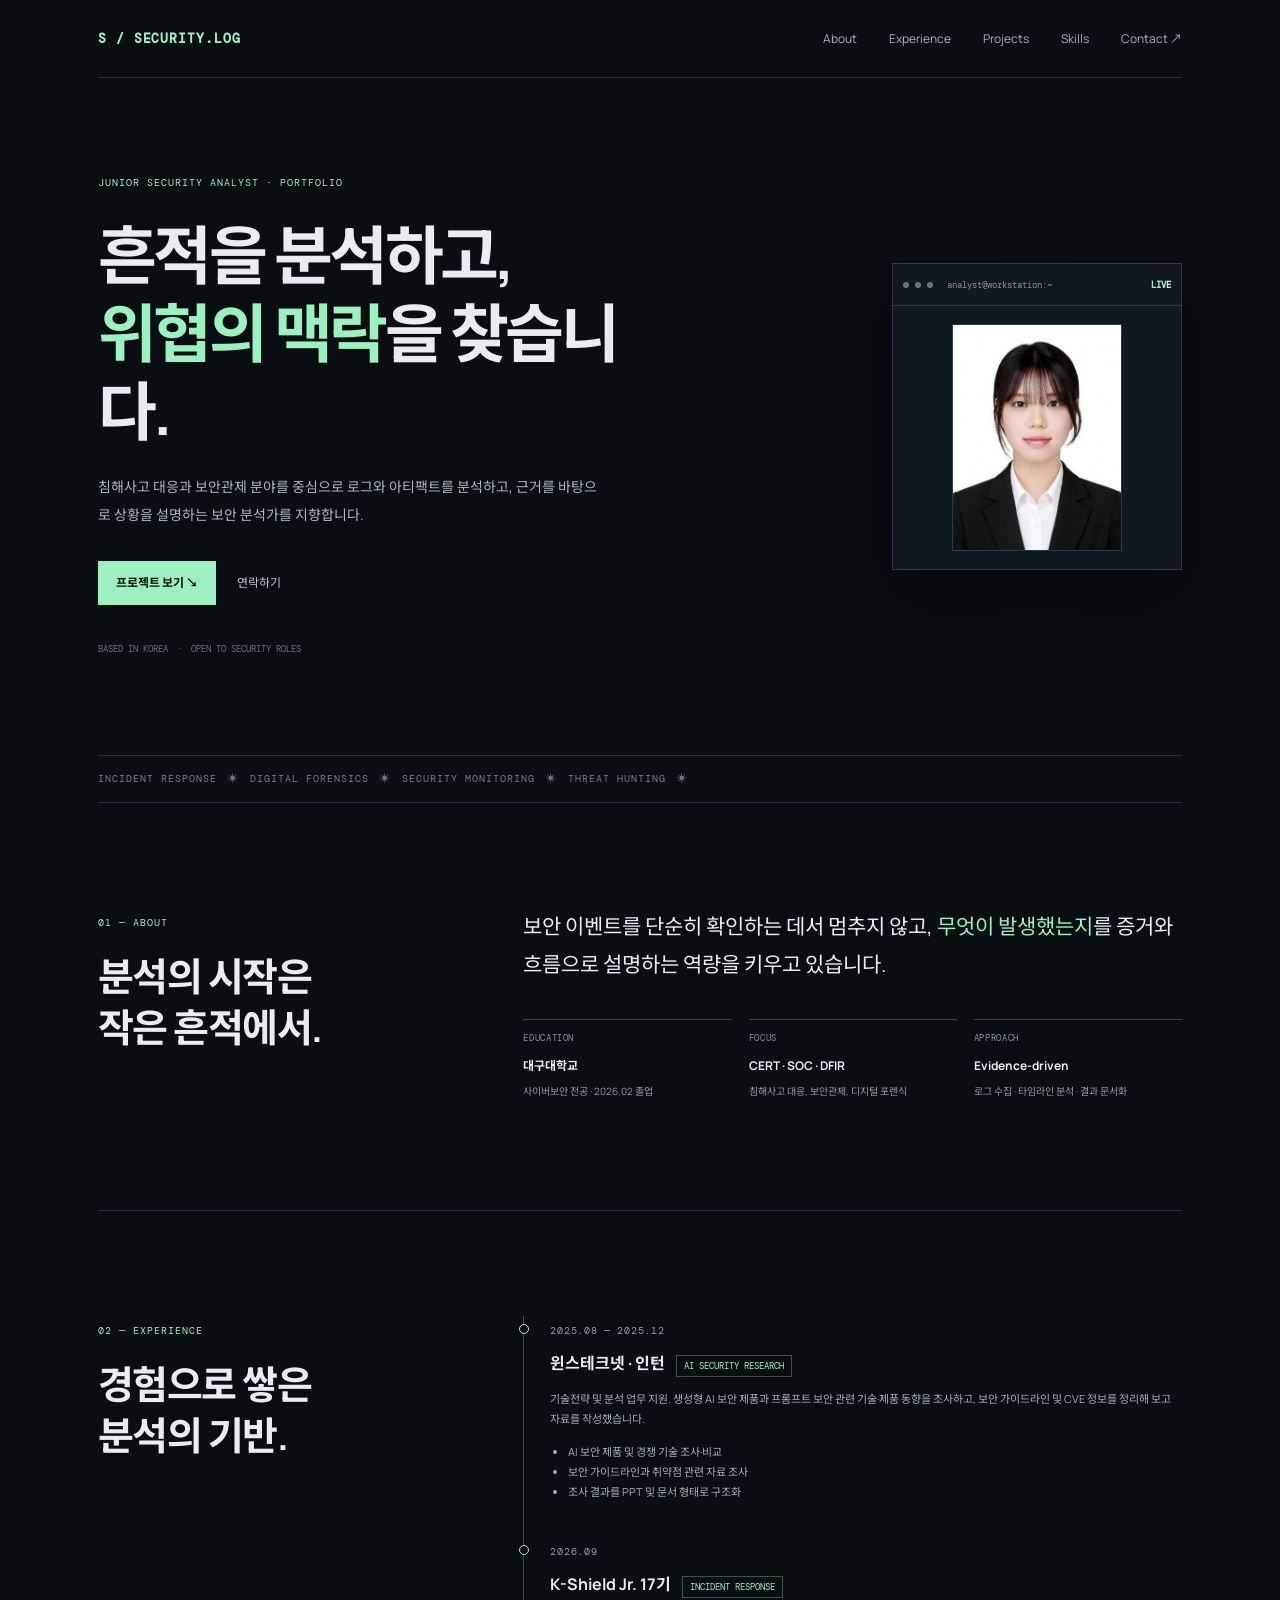
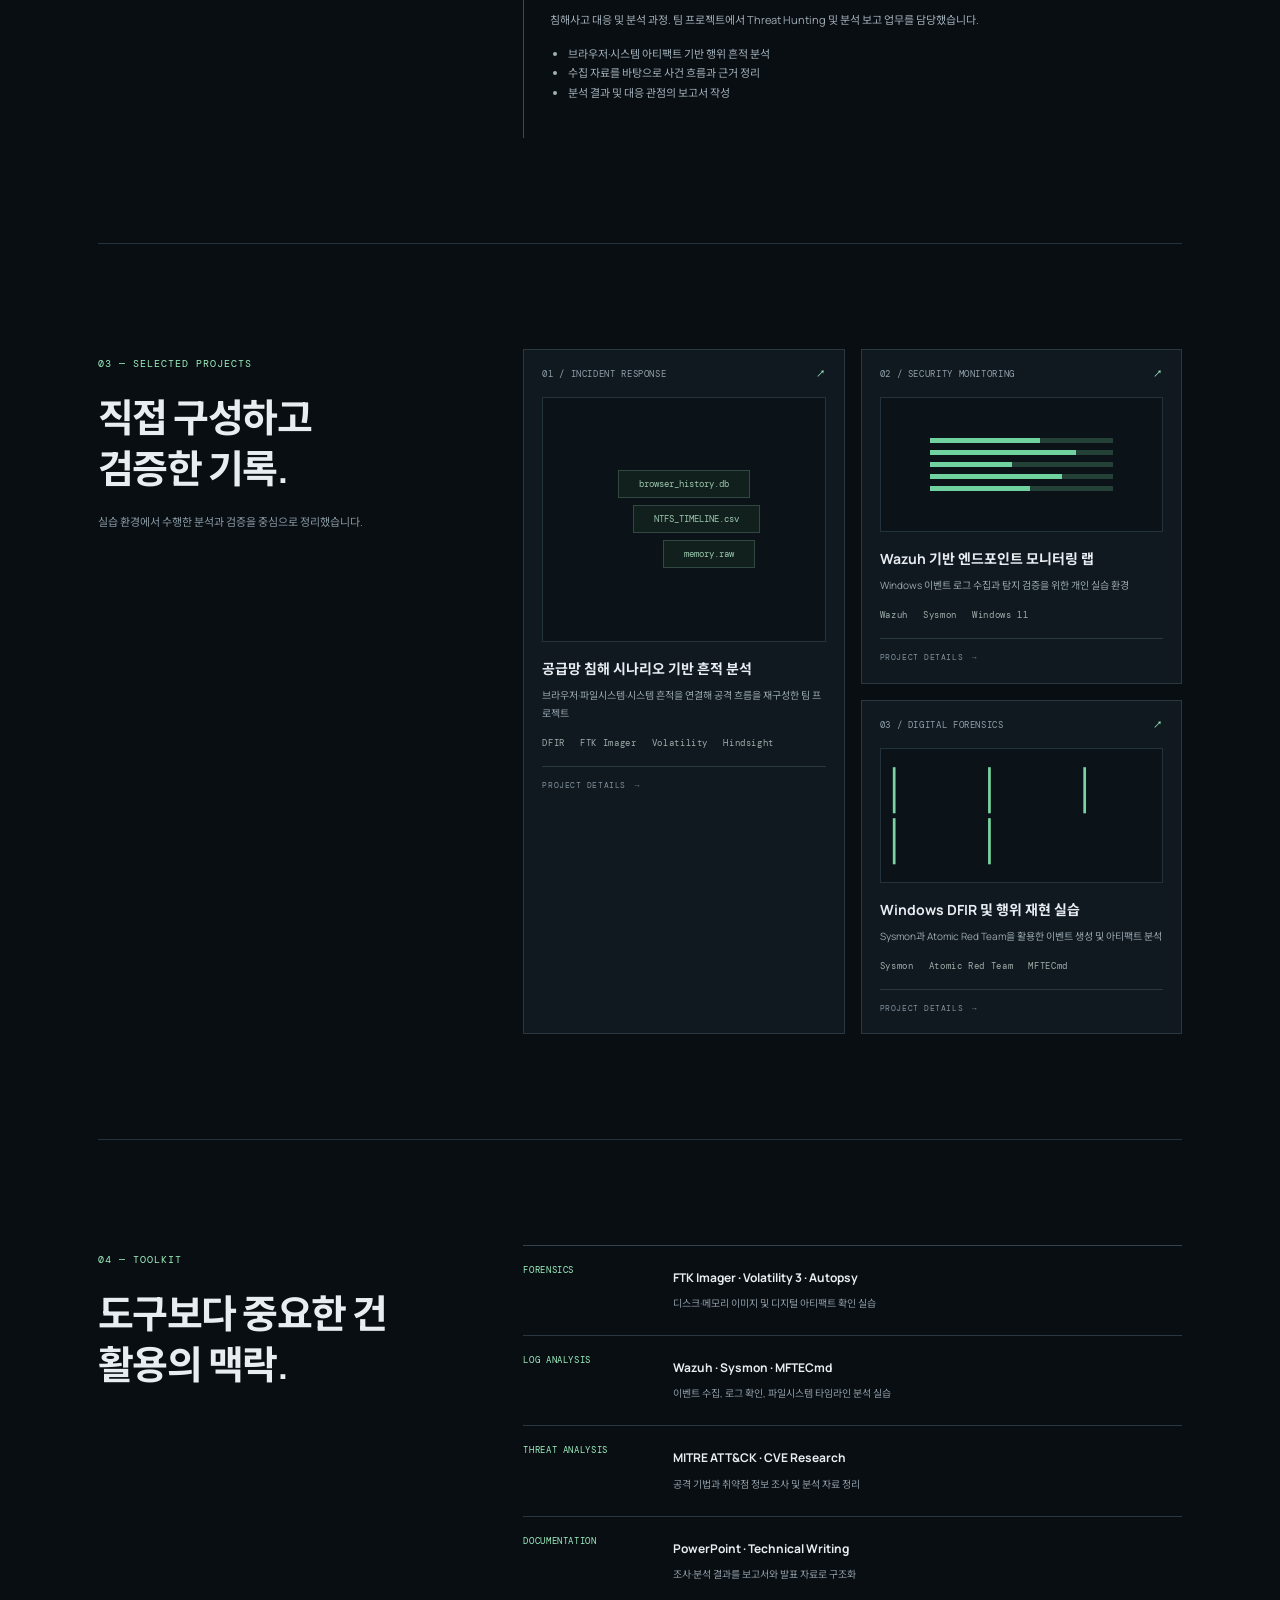
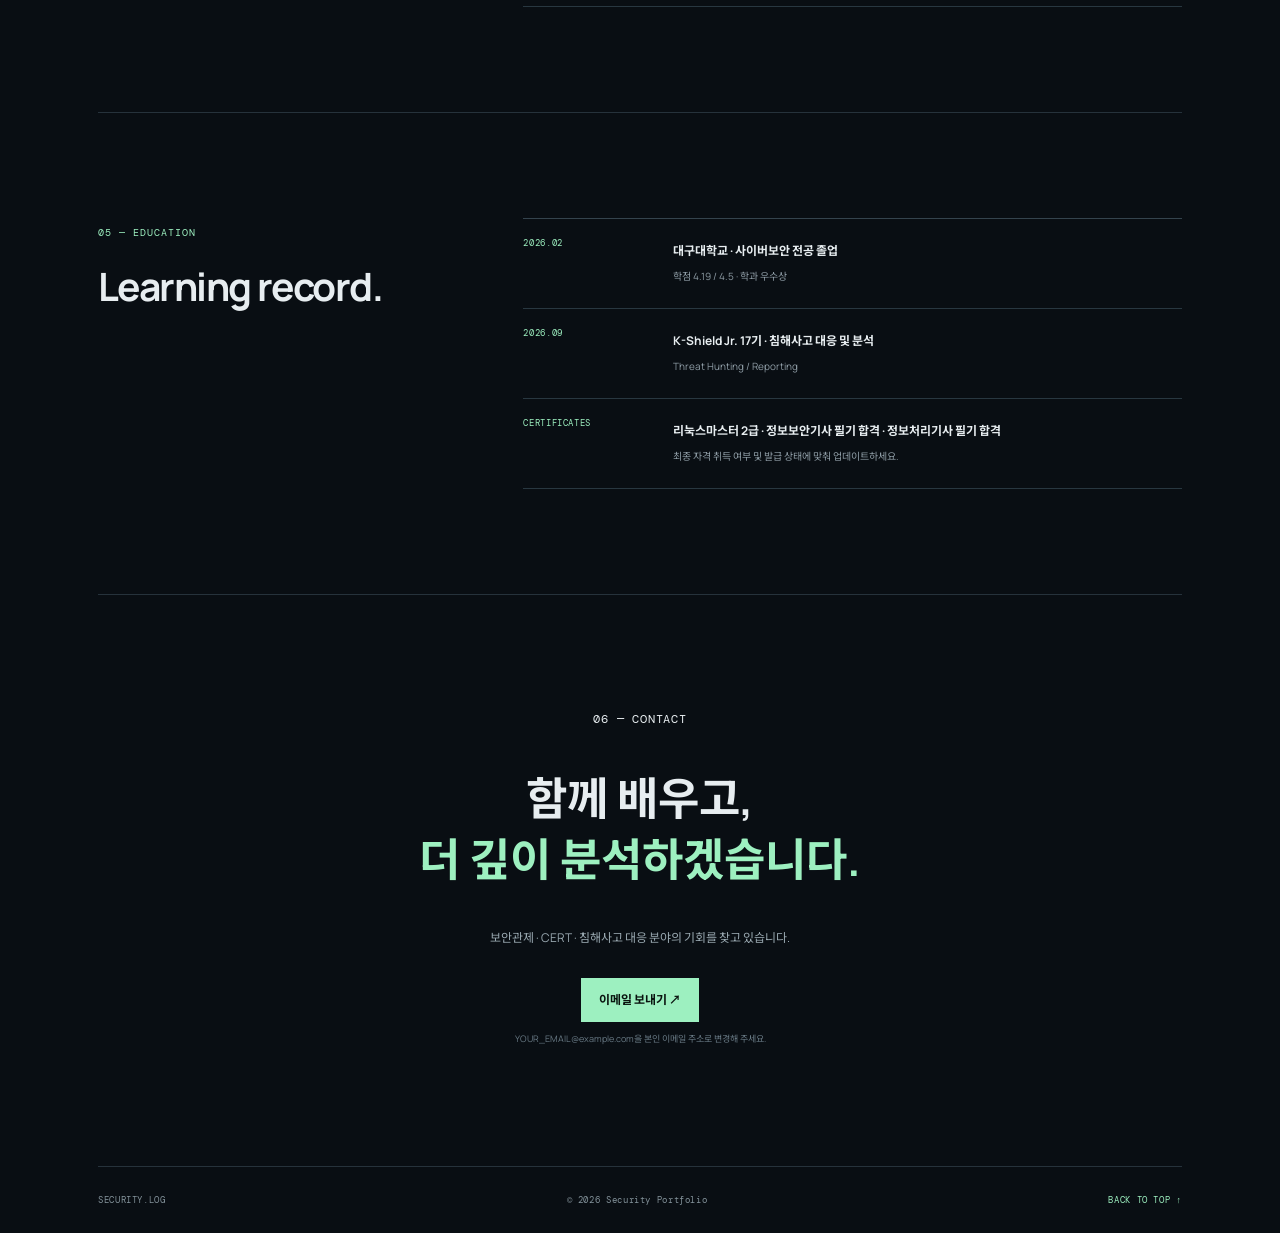
<file: index.html>
<!doctype html>
<html lang="ko">
<head>
<meta charset="utf-8">
<meta name="viewport" content="width=device-width,initial-scale=1">
<title>Security Portfolio</title>
<link rel="preconnect" href="https://fonts.googleapis.com">
<link href="https://fonts.googleapis.com/css2?family=DM+Mono&family=Manrope:wght@400;600;700;800&family=Noto+Sans+KR:wght@300;400;500;700&display=swap" rel="stylesheet">
<link rel="stylesheet" href="assets/style.css">
</head>

<body>
<div class="wrap">

<header>
<a class="logo" href="#home">S / SECURITY.LOG</a>
<button id="menu">☰</button>
<nav id="nav">
<a href="#about">About</a>
<a href="#experience">Experience</a>
<a href="#projects">Projects</a>
<a href="#skills">Skills</a>
<a href="#contact">Contact ↗</a>
</nav>
</header>

<main id="home">

<section class="hero">
<div>
<small class="eyebrow">JUNIOR SECURITY ANALYST · PORTFOLIO</small>

<h1>흔적을 분석하고,<br><em>위협의 맥락</em>을 찾습니다.</h1>

<p class="lead">
침해사고 대응과 보안관제 분야를 중심으로 로그와 아티팩트를 분석하고, 근거를 바탕으로 상황을 설명하는 보안 분석가를 지향합니다.
</p>

<a class="btn" href="#projects">프로젝트 보기 ↘</a>
<span class="subbtn"><a href="#contact">연락하기</a></span>

<p class="micro">BASED IN KOREA　·　OPEN TO SECURITY ROLES</p>
</div>

<!-- Terminal frame with profile photo -->
<div class="console">
<div class="bar">
<i></i><i></i><i></i>
<span>analyst@workstation:~</span>
<b>LIVE</b>
</div>

<div class="console-photo">
<img src="assets/profile.jpg" alt="Profile photo">
</div>
</div>

</section>

<div class="ticker">
INCIDENT RESPONSE　✳　DIGITAL FORENSICS　✳　SECURITY MONITORING　✳　THREAT HUNTING　✳
</div>

<section id="about" class="split">
<div>
<small>01 — ABOUT</small>
<h2>분석의 시작은<br>작은 흔적에서.</h2>
</div>

<div>
<p class="statement">
보안 이벤트를 단순히 확인하는 데서 멈추지 않고, <em>무엇이 발생했는지</em>를 증거와 흐름으로 설명하는 역량을 키우고 있습니다.
</p>

<div class="facts">
<article>
<small>EDUCATION</small>
<b>대구대학교</b>
<p>사이버보안 전공 · 2026.02 졸업</p>
</article>

<article>
<small>FOCUS</small>
<b>CERT · SOC · DFIR</b>
<p>침해사고 대응, 보안관제, 디지털 포렌식</p>
</article>

<article>
<small>APPROACH</small>
<b>Evidence-driven</b>
<p>로그 수집 · 타임라인 분석 · 결과 문서화</p>
</article>
</div>
</div>
</section>

<section id="experience" class="split">
<div>
<small>02 — EXPERIENCE</small>
<h2>경험으로 쌓은<br>분석의 기반.</h2>
</div>

<div class="timeline">
<article>
<time>2025.08 — 2025.12</time>
<h3>윈스테크넷 · 인턴 <label>AI SECURITY RESEARCH</label></h3>
<p>기술전략 및 분석 업무 지원. 생성형 AI 보안 제품과 프롬프트 보안 관련 기술·제품 동향을 조사하고, 보안 가이드라인 및 CVE 정보를 정리해 보고 자료를 작성했습니다.</p>
<ul>
<li>AI 보안 제품 및 경쟁 기술 조사·비교</li>
<li>보안 가이드라인과 취약점 관련 자료 조사</li>
<li>조사 결과를 PPT 및 문서 형태로 구조화</li>
</ul>
</article>

<article>
<time>2026.09</time>
<h3>K-Shield Jr. 17기 <label>INCIDENT RESPONSE</label></h3>
<p>침해사고 대응 및 분석 과정. 팀 프로젝트에서 Threat Hunting 및 분석 보고 업무를 담당했습니다.</p>
<ul>
<li>브라우저·시스템 아티팩트 기반 행위 흔적 분석</li>
<li>수집 자료를 바탕으로 사건 흐름과 근거 정리</li>
<li>분석 결과 및 대응 관점의 보고서 작성</li>
</ul>
</article>
</div>
</section>

<section id="projects" class="split">
<div>
<small>03 — SELECTED PROJECTS</small>
<h2>직접 구성하고<br>검증한 기록.</h2>
<p class="muted">실습 환경에서 수행한 분석과 검증을 중심으로 정리했습니다.</p>
</div>

<div class="cards">
<a class="card featured" href="projects/kshield.html">
<small>01 / INCIDENT RESPONSE <b>↗</b></small>
<div class="art forensic">
<span>browser_history.db</span>
<span>NTFS_TIMELINE.csv</span>
<span>memory.raw</span>
</div>
<h3>공급망 침해 시나리오 기반 흔적 분석</h3>
<p>브라우저·파일시스템·시스템 흔적을 연결해 공격 흐름을 재구성한 팀 프로젝트</p>
<div class="tags">DFIR　 FTK Imager　 Volatility　 Hindsight</div>
<footer>PROJECT DETAILS　→</footer>
</a>

<a class="card" href="projects/wazuh-lab.html">
<small>02 / SECURITY MONITORING <b>↗</b></small>
<div class="art monitor">
<div></div><div></div><div></div><div></div><div></div>
</div>
<h3>Wazuh 기반 엔드포인트 모니터링 랩</h3>
<p>Windows 이벤트 로그 수집과 탐지 검증을 위한 개인 실습 환경</p>
<div class="tags">Wazuh　 Sysmon　 Windows 11</div>
<footer>PROJECT DETAILS　→</footer>
</a>

<a class="card" href="projects/dfir-lab.html">
<small>03 / DIGITAL FORENSICS <b>↗</b></small>
<div class="art timelineart">│　│　│　│　│</div>
<h3>Windows DFIR 및 행위 재현 실습</h3>
<p>Sysmon과 Atomic Red Team을 활용한 이벤트 생성 및 아티팩트 분석</p>
<div class="tags">Sysmon　 Atomic Red Team　 MFTECmd</div>
<footer>PROJECT DETAILS　→</footer>
</a>
</div>
</section>

<section id="skills" class="split">
<div>
<small>04 — TOOLKIT</small>
<h2>도구보다 중요한 건<br>활용의 맥락.</h2>
</div>

<div class="skilllist">
<article>
<small>FORENSICS</small>
<div>
<b>FTK Imager · Volatility 3 · Autopsy</b>
<p>디스크·메모리 이미지 및 디지털 아티팩트 확인 실습</p>
</div>
</article>

<article>
<small>LOG ANALYSIS</small>
<div>
<b>Wazuh · Sysmon · MFTECmd</b>
<p>이벤트 수집, 로그 확인, 파일시스템 타임라인 분석 실습</p>
</div>
</article>

<article>
<small>THREAT ANALYSIS</small>
<div>
<b>MITRE ATT&CK · CVE Research</b>
<p>공격 기법과 취약점 정보 조사 및 분석 자료 정리</p>
</div>
</article>

<article>
<small>DOCUMENTATION</small>
<div>
<b>PowerPoint · Technical Writing</b>
<p>조사·분석 결과를 보고서와 발표 자료로 구조화</p>
</div>
</article>
</div>
</section>

<section class="split">
<div>
<small>05 — EDUCATION</small>
<h2>Learning record.</h2>
</div>

<div class="skilllist">
<article>
<small>2026.02</small>
<div>
<b>대구대학교 · 사이버보안 전공 졸업</b>
<p>학점 4.19 / 4.5 · 학과 우수상</p>
</div>
</article>

<article>
<small>2026.09</small>
<div>
<b>K-Shield Jr. 17기 · 침해사고 대응 및 분석</b>
<p>Threat Hunting / Reporting</p>
</div>
</article>

<article>
<small>CERTIFICATES</small>
<div>
<b>리눅스마스터 2급 · 정보보안기사 필기 합격 · 정보처리기사 필기 합격</b>
<p>최종 자격 취득 여부 및 발급 상태에 맞춰 업데이트하세요.</p>
</div>
</article>
</div>
</section>

<section id="contact" class="contact">
<small>06 — CONTACT</small>
<h2>함께 배우고,<br><em>더 깊이 분석하겠습니다.</em></h2>
<p>보안관제 · CERT · 침해사고 대응 분야의 기회를 찾고 있습니다.</p>
<a class="btn" href="mailto:YOUR_EMAIL@example.com">이메일 보내기 ↗</a>
<p class="hint">YOUR_EMAIL@example.com을 본인 이메일 주소로 변경해 주세요.</p>
</section>

</main>

<footer class="bottom">
<span>SECURITY.LOG</span>
<span>© 2026 Security Portfolio</span>
<a href="#home">BACK TO TOP ↑</a>
</footer>

</div>

<script src="assets/script.js"></script>
</body>
</html>
</file>
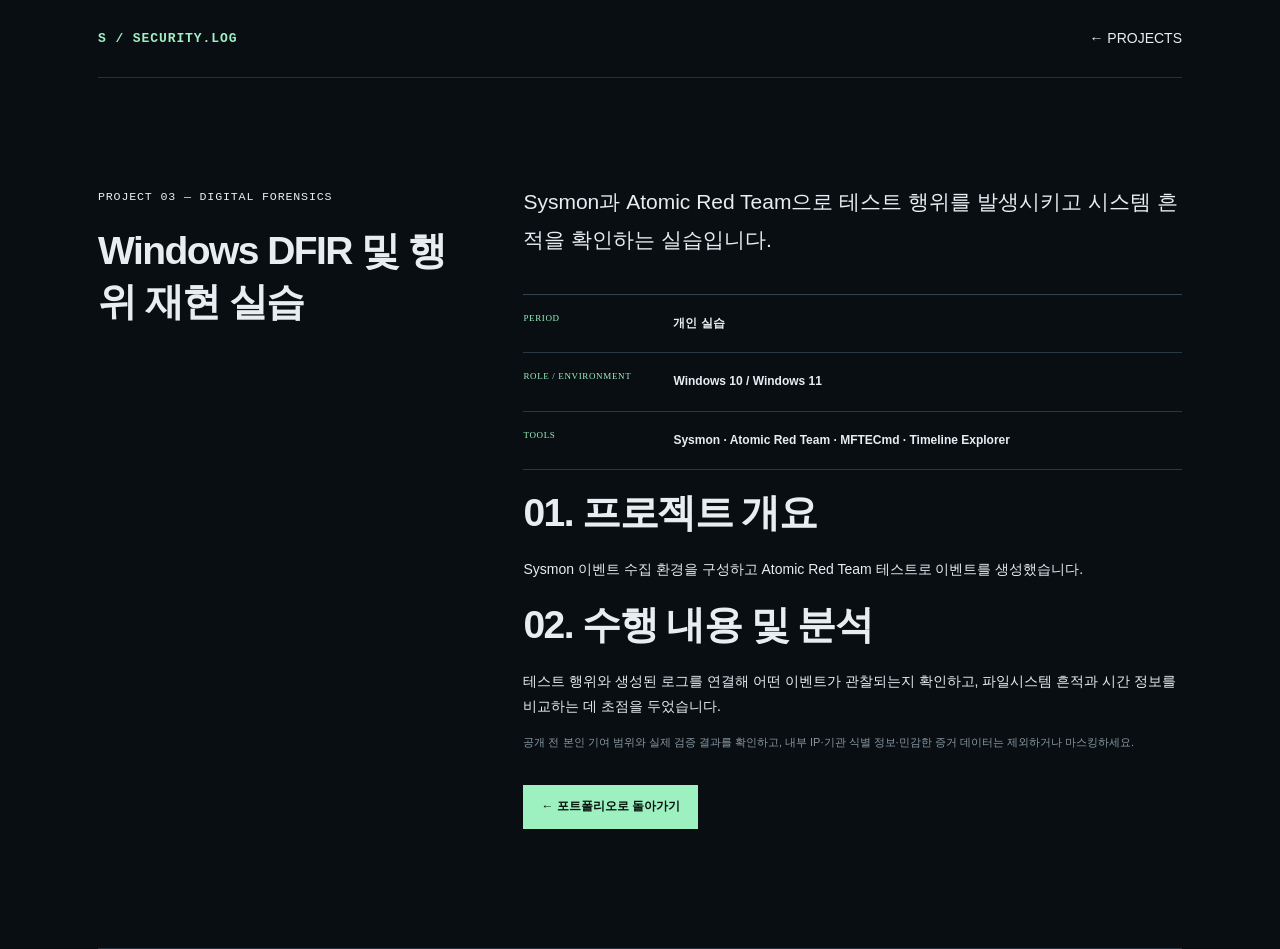
<file: projects/dfir-lab.html>
<!doctype html><html lang="ko"><head><meta charset="utf-8"><meta name="viewport" content="width=device-width,initial-scale=1"><title>Windows DFIR 및 행위 재현 실습</title><link rel="stylesheet" href="../assets/style.css"></head><body><div class="wrap"><header><a class="logo" href="../index.html">S / SECURITY.LOG</a><a href="../index.html#projects">← PROJECTS</a></header><main class="split"><div><small>PROJECT 03 — DIGITAL FORENSICS</small><h2>Windows DFIR 및 행위 재현 실습</h2></div><div><p class="statement">Sysmon과 Atomic Red Team으로 테스트 행위를 발생시키고 시스템 흔적을 확인하는 실습입니다.</p><div class="skilllist"><article><small>PERIOD</small><b>개인 실습</b></article><article><small>ROLE / ENVIRONMENT</small><b>Windows 10 / Windows 11</b></article><article><small>TOOLS</small><b>Sysmon · Atomic Red Team · MFTECmd · Timeline Explorer</b></article></div><h2>01. 프로젝트 개요</h2><p>Sysmon 이벤트 수집 환경을 구성하고 Atomic Red Team 테스트로 이벤트를 생성했습니다.</p><h2>02. 수행 내용 및 분석</h2><p>테스트 행위와 생성된 로그를 연결해 어떤 이벤트가 관찰되는지 확인하고, 파일시스템 흔적과 시간 정보를 비교하는 데 초점을 두었습니다.</p><p class="muted">공개 전 본인 기여 범위와 실제 검증 결과를 확인하고, 내부 IP·기관 식별 정보·민감한 증거 데이터는 제외하거나 마스킹하세요.</p><p><a class="btn" href="../index.html#projects">← 포트폴리오로 돌아가기</a></p></div></main></div></body></html>
</file>
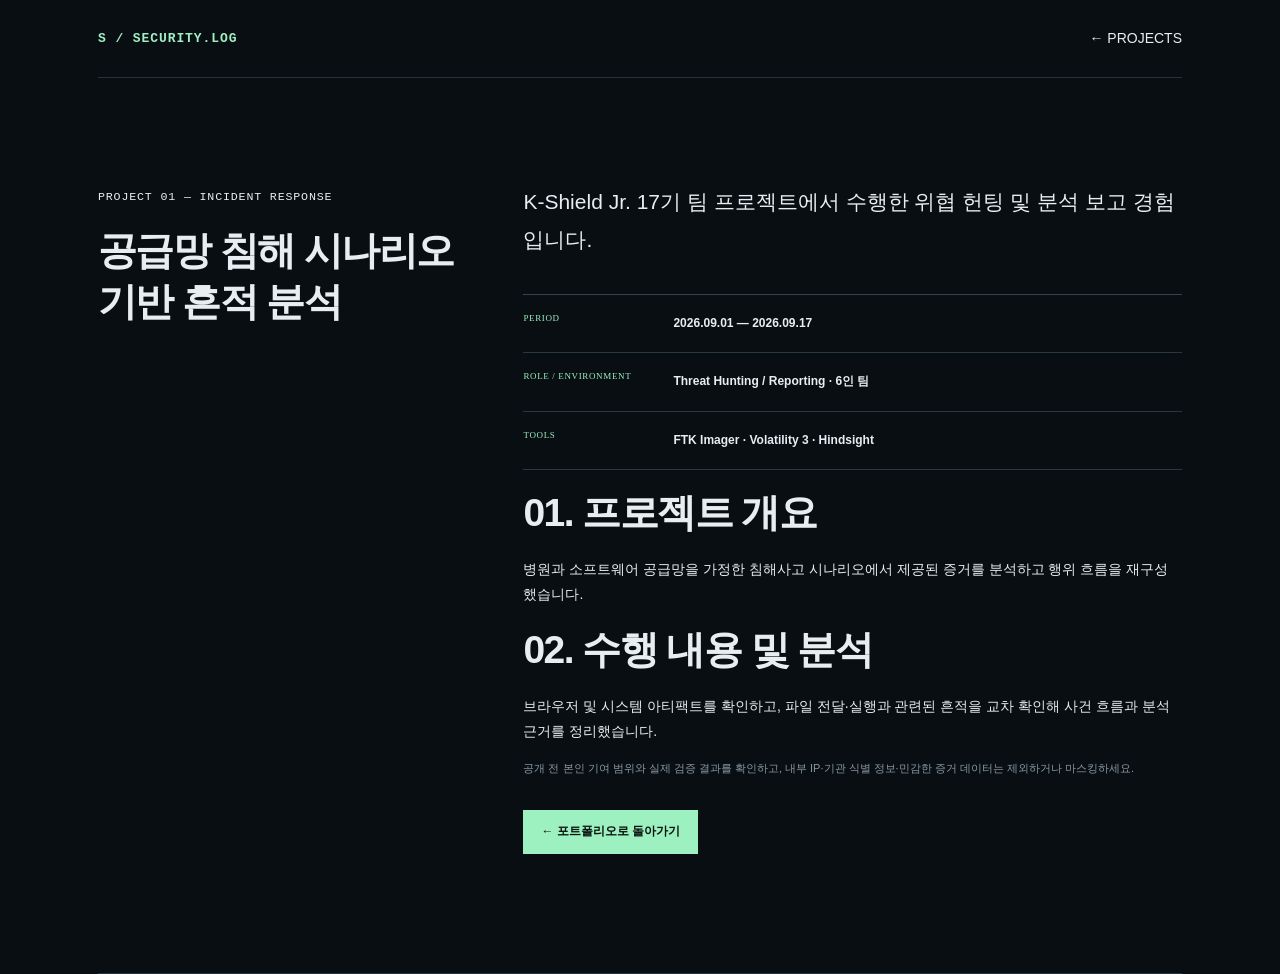
<file: projects/kshield.html>
<!doctype html><html lang="ko"><head><meta charset="utf-8"><meta name="viewport" content="width=device-width,initial-scale=1"><title>공급망 침해 시나리오 기반 흔적 분석</title><link rel="stylesheet" href="../assets/style.css"></head><body><div class="wrap"><header><a class="logo" href="../index.html">S / SECURITY.LOG</a><a href="../index.html#projects">← PROJECTS</a></header><main class="split"><div><small>PROJECT 01 — INCIDENT RESPONSE</small><h2>공급망 침해 시나리오 기반 흔적 분석</h2></div><div><p class="statement">K-Shield Jr. 17기 팀 프로젝트에서 수행한 위협 헌팅 및 분석 보고 경험입니다.</p><div class="skilllist"><article><small>PERIOD</small><b>2026.09.01 — 2026.09.17</b></article><article><small>ROLE / ENVIRONMENT</small><b>Threat Hunting / Reporting · 6인 팀</b></article><article><small>TOOLS</small><b>FTK Imager · Volatility 3 · Hindsight</b></article></div><h2>01. 프로젝트 개요</h2><p>병원과 소프트웨어 공급망을 가정한 침해사고 시나리오에서 제공된 증거를 분석하고 행위 흐름을 재구성했습니다.</p><h2>02. 수행 내용 및 분석</h2><p>브라우저 및 시스템 아티팩트를 확인하고, 파일 전달·실행과 관련된 흔적을 교차 확인해 사건 흐름과 분석 근거를 정리했습니다.</p><p class="muted">공개 전 본인 기여 범위와 실제 검증 결과를 확인하고, 내부 IP·기관 식별 정보·민감한 증거 데이터는 제외하거나 마스킹하세요.</p><p><a class="btn" href="../index.html#projects">← 포트폴리오로 돌아가기</a></p></div></main></div></body></html>
</file>
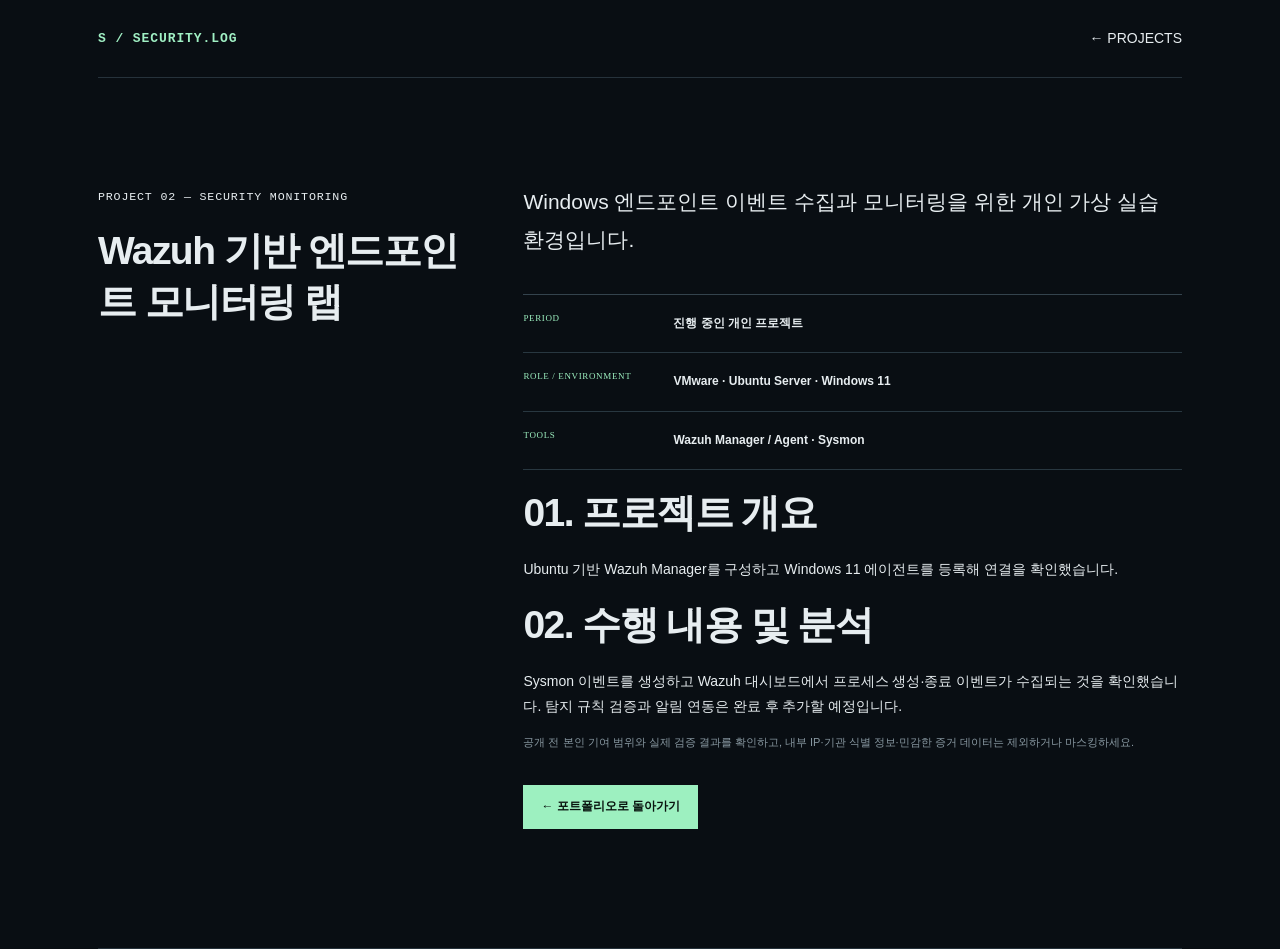
<file: projects/wazuh-lab.html>
<!doctype html><html lang="ko"><head><meta charset="utf-8"><meta name="viewport" content="width=device-width,initial-scale=1"><title>Wazuh 기반 엔드포인트 모니터링 랩</title><link rel="stylesheet" href="../assets/style.css"></head><body><div class="wrap"><header><a class="logo" href="../index.html">S / SECURITY.LOG</a><a href="../index.html#projects">← PROJECTS</a></header><main class="split"><div><small>PROJECT 02 — SECURITY MONITORING</small><h2>Wazuh 기반 엔드포인트 모니터링 랩</h2></div><div><p class="statement">Windows 엔드포인트 이벤트 수집과 모니터링을 위한 개인 가상 실습 환경입니다.</p><div class="skilllist"><article><small>PERIOD</small><b>진행 중인 개인 프로젝트</b></article><article><small>ROLE / ENVIRONMENT</small><b>VMware · Ubuntu Server · Windows 11</b></article><article><small>TOOLS</small><b>Wazuh Manager / Agent · Sysmon</b></article></div><h2>01. 프로젝트 개요</h2><p>Ubuntu 기반 Wazuh Manager를 구성하고 Windows 11 에이전트를 등록해 연결을 확인했습니다.</p><h2>02. 수행 내용 및 분석</h2><p>Sysmon 이벤트를 생성하고 Wazuh 대시보드에서 프로세스 생성·종료 이벤트가 수집되는 것을 확인했습니다. 탐지 규칙 검증과 알림 연동은 완료 후 추가할 예정입니다.</p><p class="muted">공개 전 본인 기여 범위와 실제 검증 결과를 확인하고, 내부 IP·기관 식별 정보·민감한 증거 데이터는 제외하거나 마스킹하세요.</p><p><a class="btn" href="../index.html#projects">← 포트폴리오로 돌아가기</a></p></div></main></div></body></html>
</file>
<file: assets/style.css>
*{box-sizing:border-box}

html{
  scroll-behavior:smooth;
  scroll-padding-top:80px;
}

body{
  margin:0;
  background:#090e13;
  color:#e7edf0;
  font:14px/1.8 "Manrope","Noto Sans KR",sans-serif;
}

.wrap{
  max-width:1160px;
  padding:0 38px;
  margin:auto;
}

a{
  color:inherit;
  text-decoration:none;
}

header{
  height:78px;
  border-bottom:1px solid #26323b;
  display:flex;
  align-items:center;
  justify-content:space-between;
}

.logo,small,time,.tags,footer{
  font-family:"DM Mono",monospace;
  letter-spacing:.07em;
}

.logo{
  font-weight:bold;
  font-size:13px;
  color:#a0f0c4;
}

nav{
  display:flex;
  gap:32px;
  color:#aab6bd;
  font-size:12px;
}

nav a:hover{
  color:#a0f0c4;
}

#menu{
  display:none;
}

/* HERO */

.hero{
  min-height:590px;
  display:grid;
  grid-template-columns:1.1fr .9fr;
  align-items:center;
  gap:55px;
  padding:90px 0;
}

.eyebrow,
section>div>small,
section.split>div:first-child>small{
  font:10px "DM Mono";
  color:#9df0c0;
  letter-spacing:.1em;
}

.hero h1{
  font-size:clamp(40px,5vw,65px);
  line-height:1.22;
  letter-spacing:-.055em;
  margin:23px 0;
}

.hero h1 em,
.contact h2 em,
.statement em{
  font-style:normal;
  color:#9df0c0;
}

.lead{
  max-width:510px;
  color:#aab7bf;
  line-height:2;
}

.btn{
  display:inline-block;
  background:#9df0c0;
  color:#09130e;
  padding:11px 18px;
  font-weight:bold;
  font-size:12px;
  margin-top:18px;
}

.subbtn{
  margin-left:18px;
  font-size:12px;
  color:#b9c4ca;
}

.micro{
  font:9px "DM Mono";
  color:#64737d;
  margin-top:38px;
}

/* TERMINAL PROFILE */

.console{
  width:100%;
  max-width:290px;
  justify-self:end;
  background:#101820;
  border:1px solid #2b3a43;
  box-shadow:0 25px 70px #0008;
}

.bar{
  height:42px;
  border-bottom:1px solid #2b3a43;
  padding:10px;
  display:flex;
  gap:6px;
  align-items:center;
  color:#84949e;
  font:9px "DM Mono";
}

.bar i{
  width:6px;
  height:6px;
  background:#65747d;
  border-radius:50%;
}

.bar span{
  margin-left:8px;
}

.bar b{
  margin-left:auto;
  color:#9df0c0;
}

/* PROFILE PHOTO */

.console-photo{
  padding:18px;
  display:flex;
  justify-content:center;
  align-items:center;
}

.console-photo img{
  display:block;
  width:100%;
  max-width:170px;
  aspect-ratio:3 / 4;
  object-fit:cover;
  border:1px solid #2b3a43;
}

/* TICKER */

.ticker{
  padding:16px 0;
  border-block:1px solid #26323b;
  color:#71818a;
  font:10px "DM Mono";
  letter-spacing:.1em;
  white-space:nowrap;
  overflow:hidden;
}

/* SECTION */

.split{
  display:grid;
  grid-template-columns:.72fr 1.28fr;
  gap:55px;
  padding:105px 0;
  border-bottom:1px solid #26323b;
}

.split h2{
  font-size:39px;
  line-height:1.3;
  letter-spacing:-.04em;
  margin:18px 0;
}

/* ABOUT */

.statement{
  font-size:21px;
  line-height:1.8;
  margin:0 0 35px;
}

.facts{
  display:grid;
  grid-template-columns:repeat(3,1fr);
  gap:17px;
}

.facts article{
  border-top:1px solid #34434d;
  padding-top:12px;
}

.facts small,
.skilllist small{
  display:block;
  font:9px "DM Mono";
  color:#82939d;
  margin-bottom:8px;
}

.facts b,
.skilllist b{
  font-size:12px;
}

.facts p,
.skilllist p{
  font-size:10px;
  color:#8f9da6;
  margin:5px 0;
}

/* EXPERIENCE */

.timeline{
  border-left:1px solid #3b4b54;
  padding-left:26px;
}

.timeline article{
  position:relative;
  margin-bottom:35px;
}

.timeline article:before{
  content:"";
  position:absolute;
  left:-31px;
  top:8px;
  width:8px;
  height:8px;
  border:1px solid #9df0c0;
  border-radius:50%;
  background:#090e13;
}

.timeline time{
  font-size:10px;
  color:#91a0a9;
}

.timeline h3{
  font-size:16px;
  margin:8px 0;
}

.timeline label{
  font:9px "DM Mono";
  color:#9df0c0;
  border:1px solid #355848;
  padding:4px 7px;
  margin-left:8px;
}

.timeline p,
.timeline li{
  font-size:11px;
  color:#a1afb7;
}

.timeline ul{
  padding-left:18px;
}

.muted{
  font-size:11px;
  color:#8999a2;
}

/* PROJECTS */

.cards{
  display:grid;
  grid-template-columns:1fr 1fr;
  gap:16px;
}

.card{
  background:#101820;
  border:1px solid #2a3841;
  padding:18px;
  transition:.2s;
}

.card:hover{
  border-color:#83c9a4;
  transform:translateY(-3px);
}

.card.featured{
  grid-row:span 2;
}

.card>small{
  display:flex;
  justify-content:space-between;
  font:9px "DM Mono";
  color:#91a1aa;
}

.card>small b{
  color:#9df0c0;
}

.art{
  height:135px;
  background:#0b1319;
  border:1px solid #24333b;
  margin:16px 0;
  display:flex;
  flex-direction:column;
  justify-content:center;
  align-items:center;
  gap:7px;
  color:#9ac7ae;
  font:9px "DM Mono";
}

.featured .art{
  height:245px;
}

.forensic span{
  padding:7px 20px;
  border:1px solid #304840;
  background:#12201d;
}

.forensic span:nth-child(2){
  margin-left:25px;
}

.forensic span:nth-child(3){
  margin-left:50px;
}

.monitor div{
  height:5px;
  width:65%;
  background:#234137;
  position:relative;
}

.monitor div:after{
  content:"";
  display:block;
  height:100%;
  width:var(--w,60%);
  background:#70d29e;
}

.monitor div:nth-child(2){
  --w:80%;
}

.monitor div:nth-child(3){
  --w:45%;
}

.monitor div:nth-child(4){
  --w:72%;
}

.monitor div:nth-child(5){
  --w:55%;
}

.timelineart{
  font-size:38px;
  letter-spacing:.4em;
  color:#79d4a2;
}

.card h3{
  font-size:14px;
  line-height:1.5;
  margin:0 0 7px;
}

.card p{
  font-size:10px;
  color:#99a8b0;
  margin:0;
}

.tags{
  font-size:9px;
  color:#9eafa9;
  margin-top:13px;
}

.card footer{
  border-top:1px solid #293740;
  margin-top:15px;
  padding-top:11px;
  font-size:8px;
  color:#80919b;
}

/* SKILLS */

.skilllist{
  border-top:1px solid #34434d;
}

.skilllist article{
  display:grid;
  grid-template-columns:130px 1fr;
  gap:20px;
  padding:18px 0;
  border-bottom:1px solid #283740;
}

.skilllist small{
  color:#9df0c0;
}

/* CONTACT */

.contact{
  text-align:center;
  padding:110px 0;
}

.contact h2{
  font-size:45px;
  line-height:1.35;
}

.contact p{
  color:#9aa9b1;
  font-size:12px;
}

.contact .hint{
  font-size:9px;
  color:#687984;
}

/* FOOTER */

.bottom{
  border-top:1px solid #26323b;
  padding:25px 0;
  display:flex;
  justify-content:space-between;
  color:#84939b;
  font-size:9px;
}

.bottom a{
  color:#9df0c0;
}

/* MOBILE RESPONSIVE */

@media(max-width:760px){

  .wrap{
    padding:0 20px;
  }

  .hero{
    grid-template-columns:1fr;
    padding:65px 0;
    gap:35px;
  }

  .console{
    max-width:350px;
    justify-self:center;
  }

  .console-photo{
    padding:20px;
  }

  .console-photo img{
    max-width:250px;
  }

  .split{
    grid-template-columns:1fr;
    gap:30px;
    padding:75px 0;
  }

  .split h2{
    font-size:32px;
  }

  .facts{
    grid-template-columns:1fr;
  }

  .cards{
    grid-template-columns:1fr;
  }

  .card.featured{
    grid-row:auto;
  }

  .featured .art{
    height:180px;
  }

  .skilllist article{
    grid-template-columns:1fr;
    gap:4px;
  }

  nav{
    display:none;
    position:absolute;
    top:70px;
    left:0;
    right:0;
    background:#101820;
    padding:20px;
    flex-direction:column;
    z-index:3;
  }

  nav.open{
    display:flex;
  }

  #menu{
    display:block;
    background:none;
    color:white;
    border:0;
    font-size:20px;
  }

  .contact h2{
    font-size:34px;
  }

  .bottom{
    gap:12px;
    flex-wrap:wrap;
  }

  .bottom span:nth-child(2){
    order:3;
    width:100%;
  }
}
</file>
